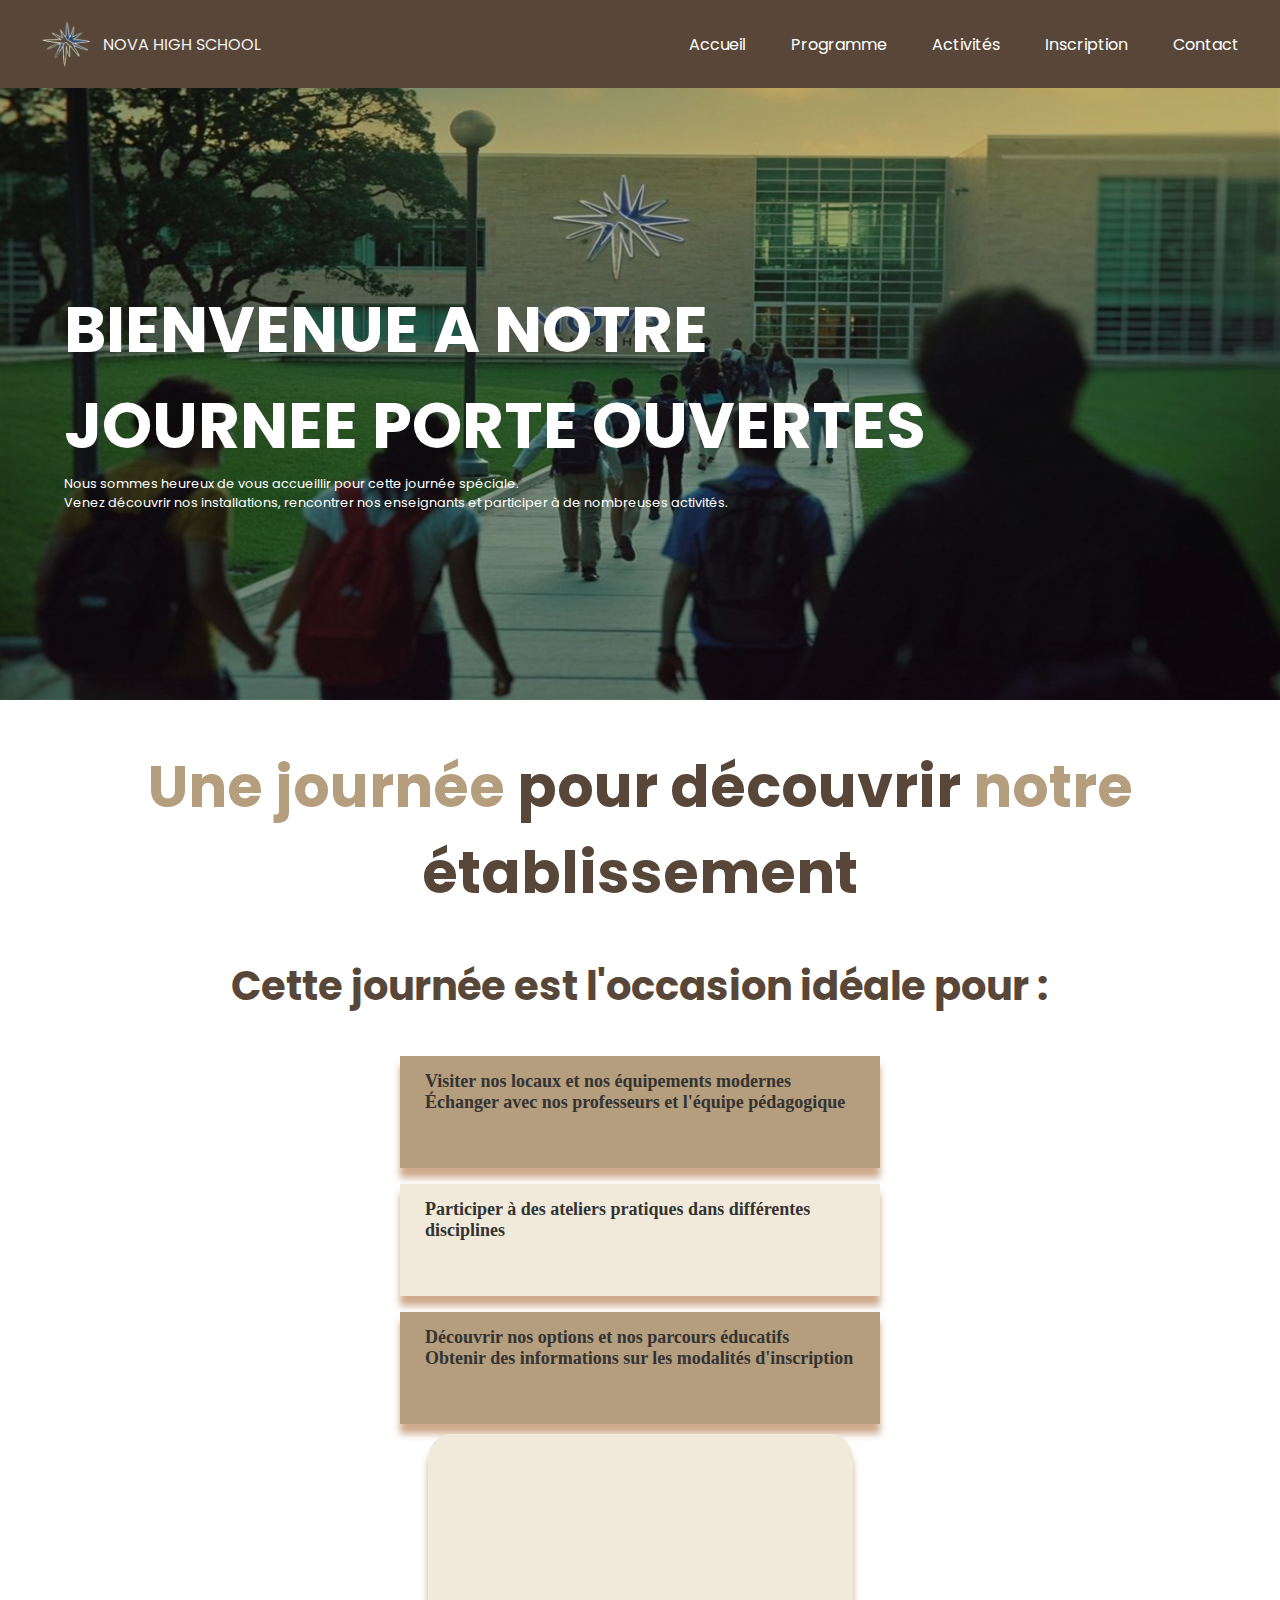
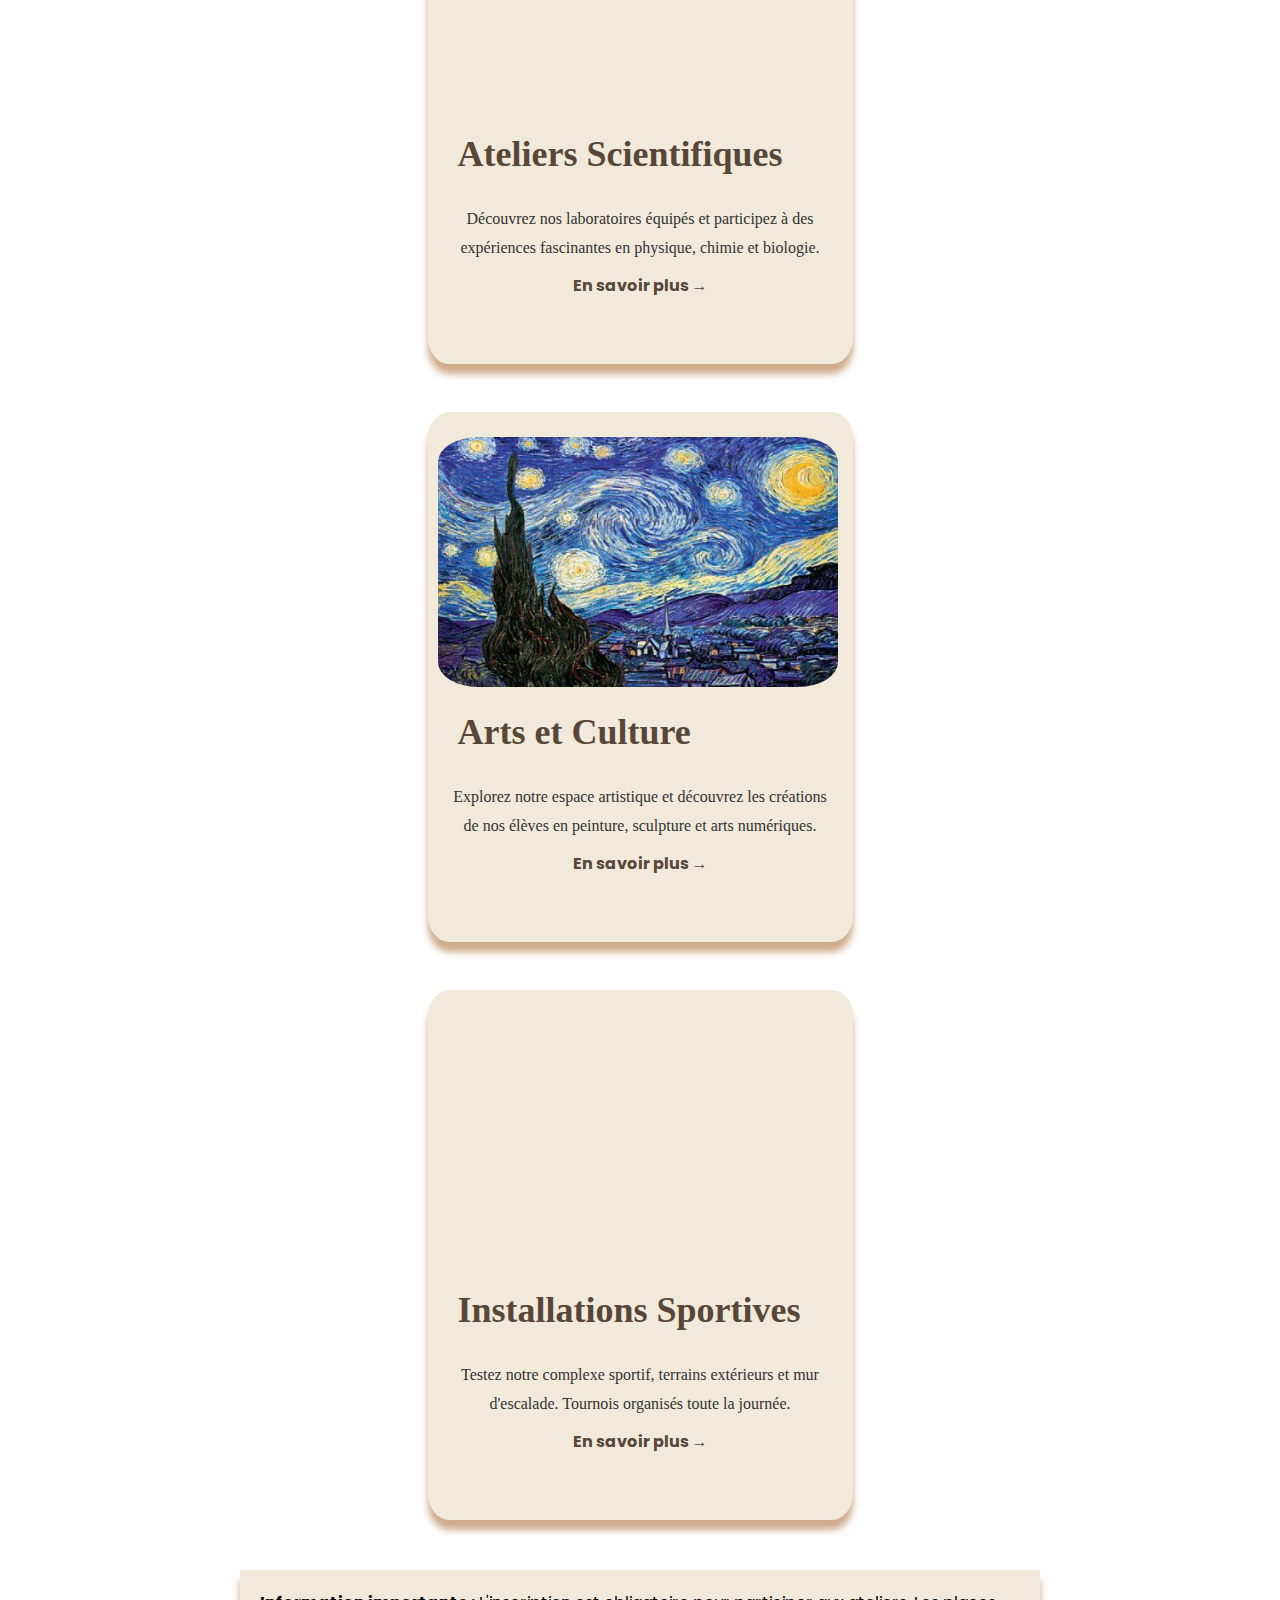
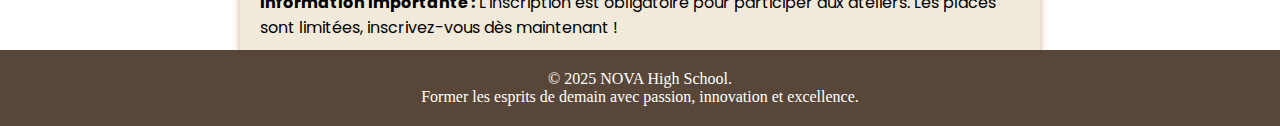
<file: index.html>
<!DOCTYPE html>
<html lang="en">

<head>
    <meta charset="UTF-8">
    <title>NOVA HIGH SCHOOL</title>
    <meta name="description" content="Welcome to NOVA HIGH SCHOOL, where excellence meets innovation.">
    <meta name="viewport" content="width=device-width, initial-scale=1.0">
    <link rel="stylesheet" href="./styles/accueil.css">
    <link rel="stylesheet" href="./styles/nav_footer.css">
    <link href="https://fonts.googleapis.com/css2?family=Poppins:wght@300;400;600;700;800&display=swap"
        rel="stylesheet">
</head>

<body>
    <header>
        <nav>
            <a href="./index.html" class="">
                <div class="logo">
                    <img src="./assets/logo.png" alt="Logo Lycée Excellence" class="image_logo" width="65" height="63" decoding="async">
                    <span>NOVA HIGH SCHOOL</span>
                </div>
            </a>
            <div class="hamburger">
                <span class="bar"></span>
                <span class="bar"></span>
                <span class="bar"></span>
            </div>
            <div class="nav-links">
                <a href="./index.html">Accueil</a>
                <a href="./pages/programme.html">Programme</a>
                <a href="./pages/activites.html" class="active">Activités</a>
                <a href="./pages/inscription.html">Inscription</a>
                <a href="./pages/contact.html">Contact</a>
            </div>
        </nav>
    </header>

    <div id="accueil">
        <div class="accueil-content">
            <div class="accueil-img">
                <img src="./assets/image-1.jpg" alt="NOVA" width="1248" height="832" decoding="async">
            </div>
            <div class="accueil-text">
                <h1>BIENVENUE A NOTRE <br>JOURNEE PORTE OUVERTES</h1>
                <p>Nous sommes heureux de vous accueillir pour cette journée spéciale. <br> Venez découvrir nos
                    installations, rencontrer nos enseignants et participer à de nombreuses activités.</p>
            </div>
        </div>

        <h2><span>Une journée</span> pour découvrir <span>notre</span><br>établissement</h2>
        <div class="text1">
            <p>Cette journée est l'occasion idéale pour :</p>
        </div>

        <div class="esca">
            <div class="esca1">
                <ul>
                    <li>Visiter nos locaux et nos équipements modernes</li>
                    <li>Échanger avec nos professeurs et l'équipe pédagogique</li>
                </ul>
            </div>
            <div class="esca2">
                <ul>
                    <li>Participer à des ateliers pratiques dans différentes disciplines</li>
                </ul>
            </div>
            <div class="esca3">
                <ul>
                    <li>Découvrir nos options et nos parcours éducatifs</li>
                    <li>Obtenir des informations sur les modalités d'inscription</li>
                </ul>
            </div>
        </div>

        <div class="accueil-cards">
            <div class="card">
                <img src="./assets/image-5.png" alt="sciences" width="400" height="250" loading="lazy" decoding="async">
                <h3>Ateliers Scientifiques</h3>
                <p>Découvrez nos laboratoires équipés et participez à des expériences fascinantes en physique, chimie et
                    biologie.</p>
                <div class="btn">
                    <a href="./pages/activites.html">En savoir plus →</a>
                </div>
            </div>
            <div class="card">
                <img src="./assets/image-4.png" alt="arts" width="400" height="250" loading="lazy" decoding="async">
                <h3>Arts et Culture</h3>
                <p>Explorez notre espace artistique et découvrez les créations de nos élèves en peinture, sculpture et
                    arts numériques.</p>
                <div class="btn">
                    <a href="./pages/activites.html">En savoir plus →</a>
                </div>
            </div>
            <div class="card">
                <img src="./assets/image-3.png" alt="sports" width="400" height="250" loading="lazy" decoding="async">
                <h3>Installations Sportives</h3>
                <p>Testez notre complexe sportif, terrains extérieurs et mur d'escalade. Tournois organisés toute la
                    journée.</p>
                <div class="btn">
                    <a href="./pages/activites.html">En savoir plus →</a>
                </div>
            </div>
        </div>

        <div class="warning-box">
            <strong>Information importante :</strong> L'inscription est obligatoire pour participer aux ateliers. Les
            places sont limitées, inscrivez-vous dès maintenant !
        </div>
    </div>

    <footer>
        <p>&copy; 2025 NOVA High School.</p>
        <p>Former les esprits de demain avec passion, innovation et excellence.</p>
    </footer>

    <script src="./scripts/script.js"></script>
</body>

</html>
</file>
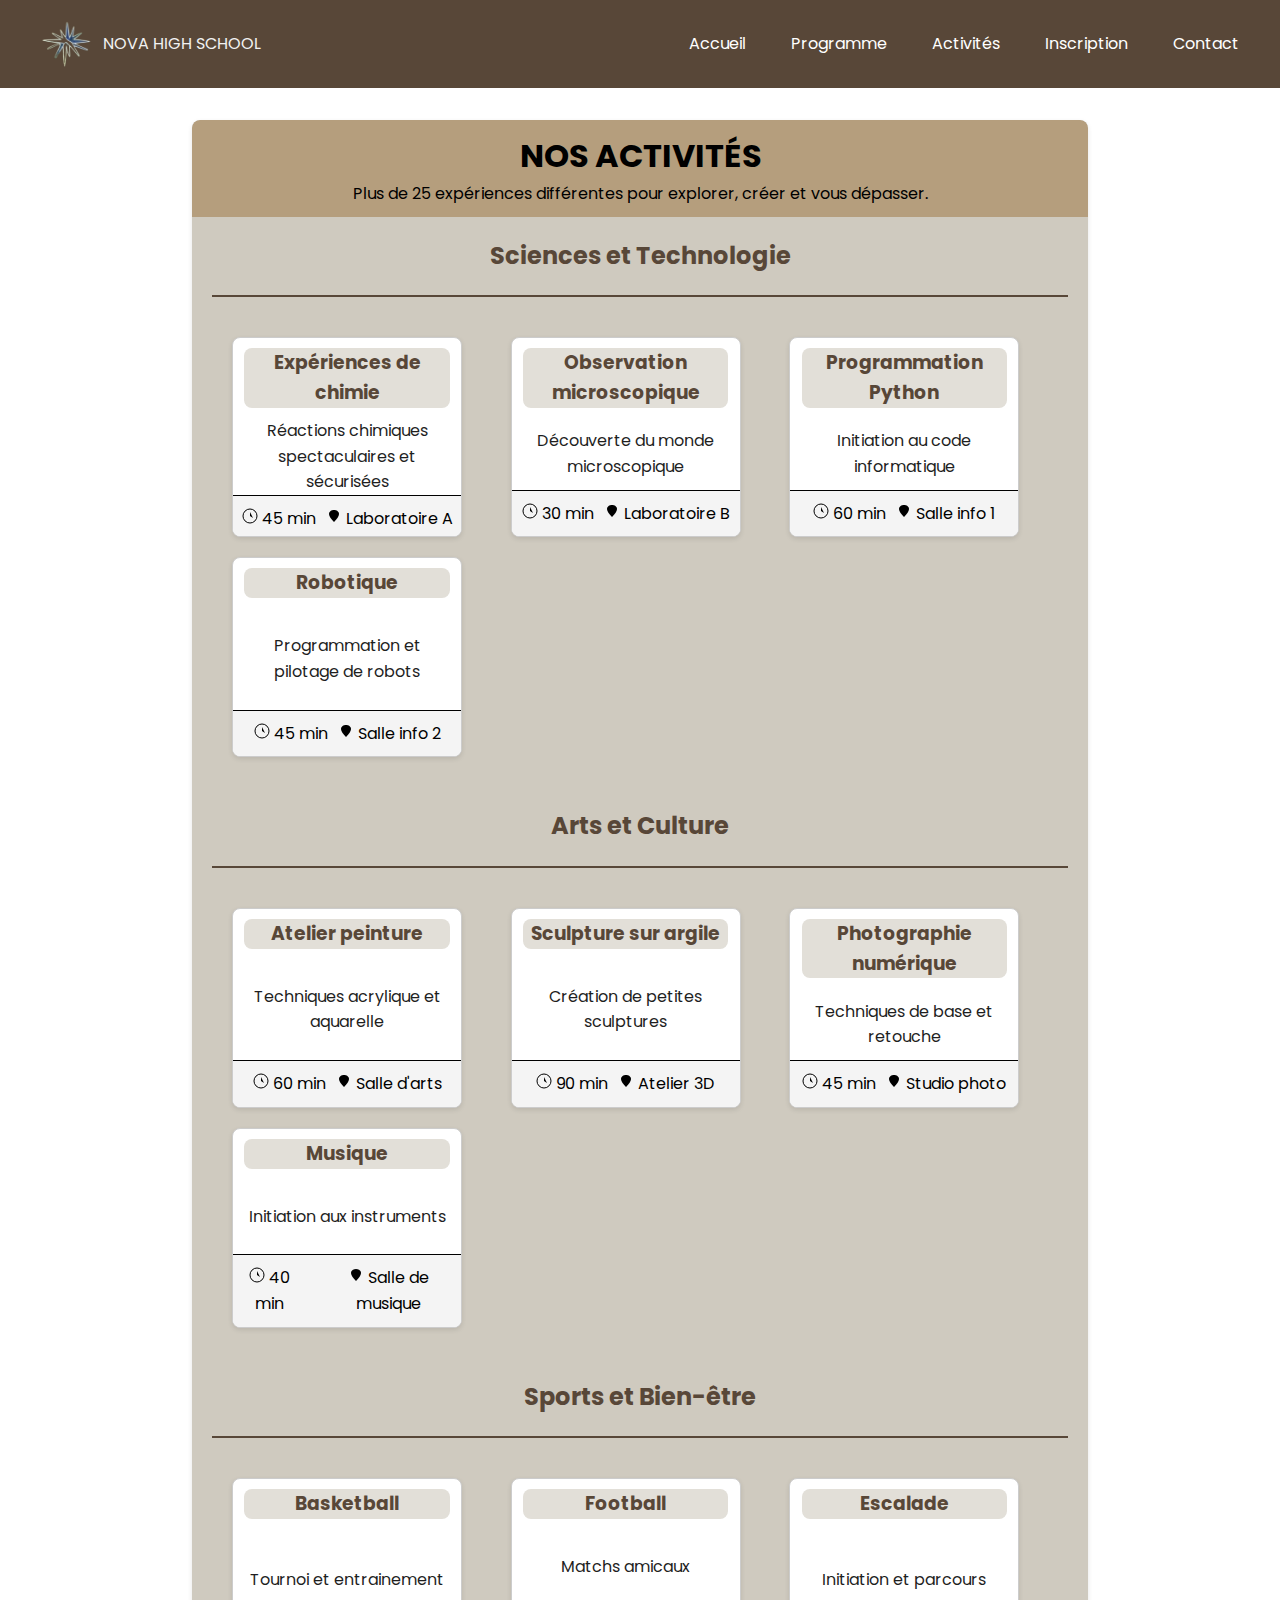
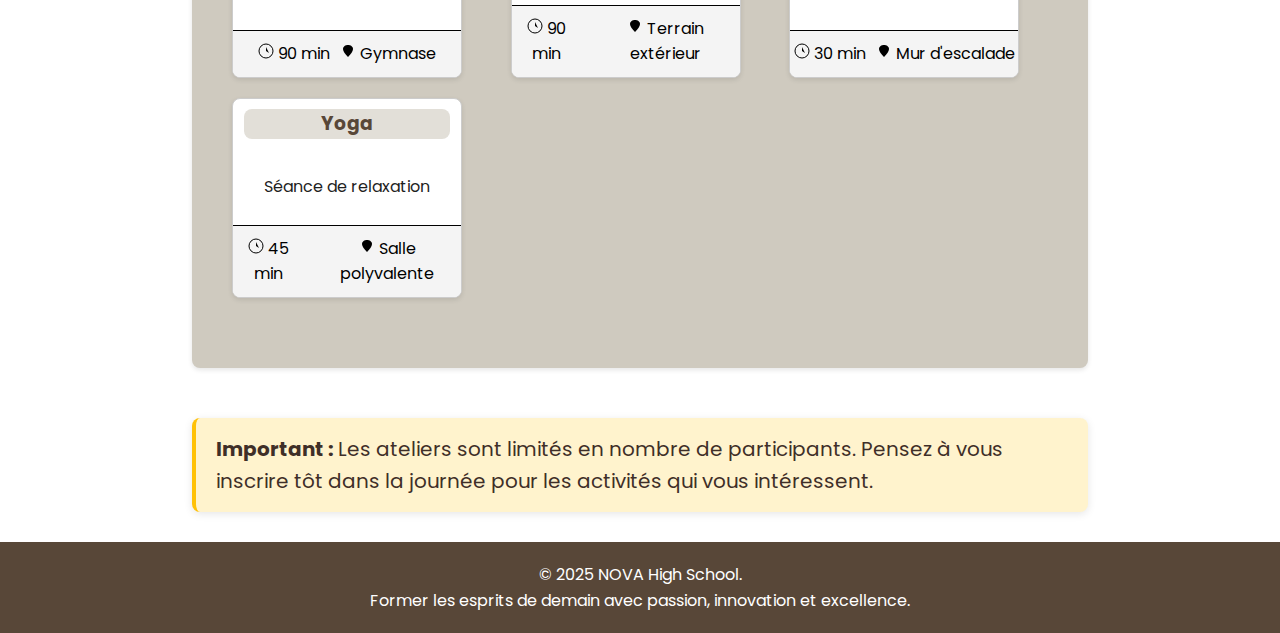
<file: pages/activites.html>
<!DOCTYPE html>
<html lang="en">
    <head>
    <meta charset="UTF-8">
    <meta name="viewport" content="width=device-width, initial-scale=1.0">
    <meta name="description" content="Explore the diverse activities offered at NOVA HIGH SCHOOL, where students can discover their passions and talents.">
        <title>Nos Activités - NOVA HIGH SCHOOL</title>
        <link rel="stylesheet" href="../styles/nav_footer.css">
        <link rel="stylesheet" href="../styles/activites.css">
        <link href="https://fonts.googleapis.com/css2?family=Poppins:wght@300;400;600;700;800&display=swap" rel="stylesheet">
    </head>
    <body>
        <header>
            <nav>
                <a href="../index.html" class="">
                    <div class="logo">
                        <img src="../assets/logo.png" alt="Logo Lycée Excellence" class="image_logo" width="65" height="63" decoding="async">
                        <span>NOVA HIGH SCHOOL</span>
                    </div>
                </a>
                <div class="hamburger">
                    <span class="bar"></span>
                    <span class="bar"></span>
                    <span class="bar"></span>
                </div>
                <div class="nav-links">
                    <a href="../index.html">Accueil</a>
                    <a href="./programme.html">Programme</a>
                    <a href="./activites.html" class="active">Activités</a>
                    <a href="./inscription.html">Inscription</a>
                    <a href="./contact.html">Contact</a>
                </div>
            </nav>
        </header>

        <div class="activities-container">
            <div class="activities-header">
                <h1>NOS ACTIVITÉS</h1>
                <p>Plus de 25 expériences différentes pour explorer, créer et vous dépasser.</p>
            </div>

            <!-- Sciences et Technologie -->
            <section class="activity-section">
                <h2>Sciences et Technologie</h2>
                <div class="cards-grid">
                    <div class="activity-card">
                        <h3>Expériences de chimie</h3>
                        <p>Réactions chimiques spectaculaires et sécurisées</p>
                        <div class="card-footer">
                            <span class="info-item">
                                <svg width="16" height="16" viewBox="0 0 16 16" fill="currentColor">
                                    <circle cx="8" cy="8" r="7" stroke="currentColor" fill="none"/>
                                    <path d="M8 4v4l3 2"/>
                                </svg>
                                45 min
                            </span>
                            <span class="info-item">
                                <svg width="16" height="16" viewBox="0 0 16 16" fill="currentColor">
                                    <path d="M8 2C5.5 2 3 3.5 3 6c0 2 2 5 5 8 3-3 5-6 5-8 0-2.5-2.5-4-5-4z"/>
                                </svg>
                                Laboratoire A
                            </span>
                        </div>
                    </div>

                    <div class="activity-card">
                        <h3>Observation microscopique</h3>
                        <p>Découverte du monde microscopique</p>
                        <div class="card-footer">
                            <span class="info-item">
                                <svg width="16" height="16" viewBox="0 0 16 16" fill="currentColor">
                                    <circle cx="8" cy="8" r="7" stroke="currentColor" fill="none"/>
                                    <path d="M8 4v4l3 2"/>
                                </svg>
                                30 min
                            </span>
                            <span class="info-item">
                                <svg width="16" height="16" viewBox="0 0 16 16" fill="currentColor">
                                    <path d="M8 2C5.5 2 3 3.5 3 6c0 2 2 5 5 8 3-3 5-6 5-8 0-2.5-2.5-4-5-4z"/>
                                </svg>
                                Laboratoire B
                            </span>
                        </div>
                    </div>

                    <div class="activity-card">
                        <h3>Programmation Python</h3>
                        <p>Initiation au code informatique</p>
                        <div class="card-footer">
                            <span class="info-item">
                                <svg width="16" height="16" viewBox="0 0 16 16" fill="currentColor">
                                    <circle cx="8" cy="8" r="7" stroke="currentColor" fill="none"/>
                                    <path d="M8 4v4l3 2"/>
                                </svg>
                                60 min
                            </span>
                            <span class="info-item">
                                <svg width="16" height="16" viewBox="0 0 16 16" fill="currentColor">
                                    <path d="M8 2C5.5 2 3 3.5 3 6c0 2 2 5 5 8 3-3 5-6 5-8 0-2.5-2.5-4-5-4z"/>
                                </svg>
                                Salle info 1
                            </span>
                        </div>
                    </div>

                    <div class="activity-card">
                        <h3>Robotique</h3>
                        <p>Programmation et pilotage de robots</p>
                        <div class="card-footer">
                            <span class="info-item">
                                <svg width="16" height="16" viewBox="0 0 16 16" fill="currentColor">
                                    <circle cx="8" cy="8" r="7" stroke="currentColor" fill="none"/>
                                    <path d="M8 4v4l3 2"/>
                                </svg>
                                45 min
                            </span>
                            <span class="info-item">
                                <svg width="16" height="16" viewBox="0 0 16 16" fill="currentColor">
                                    <path d="M8 2C5.5 2 3 3.5 3 6c0 2 2 5 5 8 3-3 5-6 5-8 0-2.5-2.5-4-5-4z"/>
                                </svg>
                                Salle info 2
                            </span>
                        </div>
                    </div>
                </div>
            </section>

            <!-- Arts et Culture -->
            <section class="activity-section">
                <h2>Arts et Culture</h2>
                <div class="cards-grid">
                    <div class="activity-card">
                        <h3>Atelier peinture</h3>
                        <p>Techniques acrylique et aquarelle</p>
                        <div class="card-footer">
                            <span class="info-item">
                                <svg width="16" height="16" viewBox="0 0 16 16" fill="currentColor">
                                    <circle cx="8" cy="8" r="7" stroke="currentColor" fill="none"/>
                                    <path d="M8 4v4l3 2"/>
                                </svg>
                                60 min
                            </span>
                            <span class="info-item">
                                <svg width="16" height="16" viewBox="0 0 16 16" fill="currentColor">
                                    <path d="M8 2C5.5 2 3 3.5 3 6c0 2 2 5 5 8 3-3 5-6 5-8 0-2.5-2.5-4-5-4z"/>
                                </svg>
                                Salle d'arts
                            </span>
                        </div>
                    </div>

                    <div class="activity-card">
                        <h3>Sculpture sur argile</h3>
                        <p>Création de petites sculptures</p>
                        <div class="card-footer">
                            <span class="info-item">
                                <svg width="16" height="16" viewBox="0 0 16 16" fill="currentColor">
                                    <circle cx="8" cy="8" r="7" stroke="currentColor" fill="none"/>
                                    <path d="M8 4v4l3 2"/>
                                </svg>
                                90 min
                            </span>
                            <span class="info-item">
                                <svg width="16" height="16" viewBox="0 0 16 16" fill="currentColor">
                                    <path d="M8 2C5.5 2 3 3.5 3 6c0 2 2 5 5 8 3-3 5-6 5-8 0-2.5-2.5-4-5-4z"/>
                                </svg>
                                Atelier 3D
                            </span>
                        </div>
                    </div>

                    <div class="activity-card">
                        <h3>Photographie numérique</h3>
                        <p>Techniques de base et retouche</p>
                        <div class="card-footer">
                            <span class="info-item">
                                <svg width="16" height="16" viewBox="0 0 16 16" fill="currentColor">
                                    <circle cx="8" cy="8" r="7" stroke="currentColor" fill="none"/>
                                    <path d="M8 4v4l3 2"/>
                                </svg>
                                45 min
                            </span>
                            <span class="info-item">
                                <svg width="16" height="16" viewBox="0 0 16 16" fill="currentColor">
                                    <path d="M8 2C5.5 2 3 3.5 3 6c0 2 2 5 5 8 3-3 5-6 5-8 0-2.5-2.5-4-5-4z"/>
                                </svg>
                                Studio photo
                            </span>
                        </div>
                    </div>

                    <div class="activity-card">
                        <h3>Musique</h3>
                        <p>Initiation aux instruments</p>
                        <div class="card-footer">
                            <span class="info-item">
                                <svg width="16" height="16" viewBox="0 0 16 16" fill="currentColor">
                                    <circle cx="8" cy="8" r="7" stroke="currentColor" fill="none"/>
                                    <path d="M8 4v4l3 2"/>
                                </svg>
                                40 min
                            </span>
                            <span class="info-item">
                                <svg width="16" height="16" viewBox="0 0 16 16" fill="currentColor">
                                    <path d="M8 2C5.5 2 3 3.5 3 6c0 2 2 5 5 8 3-3 5-6 5-8 0-2.5-2.5-4-5-4z"/>
                                </svg>
                                Salle de musique
                            </span>
                        </div>
                    </div>
                </div>
            </section>

            <!-- Sports et Bien-être -->
            <section class="activity-section">
                <h2>Sports et Bien-être</h2>
                <div class="cards-grid">
                    <div class="activity-card">
                        <h3>Basketball</h3>
                        <p>Tournoi et entrainement</p>
                        <div class="card-footer">
                            <span class="info-item">
                                <svg width="16" height="16" viewBox="0 0 16 16" fill="currentColor">
                                    <circle cx="8" cy="8" r="7" stroke="currentColor" fill="none"/>
                                    <path d="M8 4v4l3 2"/>
                                </svg>
                                90 min
                            </span>
                            <span class="info-item">
                                <svg width="16" height="16" viewBox="0 0 16 16" fill="currentColor">
                                    <path d="M8 2C5.5 2 3 3.5 3 6c0 2 2 5 5 8 3-3 5-6 5-8 0-2.5-2.5-4-5-4z"/>
                                </svg>
                                Gymnase
                            </span>
                        </div>
                    </div>

                    <div class="activity-card">
                        <h3>Football</h3>
                        <p>Matchs amicaux</p>
                        <div class="card-footer">
                            <span class="info-item">
                                <svg width="16" height="16" viewBox="0 0 16 16" fill="currentColor">
                                    <circle cx="8" cy="8" r="7" stroke="currentColor" fill="none"/>
                                    <path d="M8 4v4l3 2"/>
                                </svg>
                                90 min
                            </span>
                            <span class="info-item">
                                <svg width="16" height="16" viewBox="0 0 16 16" fill="currentColor">
                                    <path d="M8 2C5.5 2 3 3.5 3 6c0 2 2 5 5 8 3-3 5-6 5-8 0-2.5-2.5-4-5-4z"/>
                                </svg>
                                Terrain extérieur
                            </span>
                        </div>
                    </div>

                    <div class="activity-card">
                        <h3>Escalade</h3>
                        <p>Initiation et parcours</p>
                        <div class="card-footer">
                            <span class="info-item">
                                <svg width="16" height="16" viewBox="0 0 16 16" fill="currentColor">
                                    <circle cx="8" cy="8" r="7" stroke="currentColor" fill="none"/>
                                    <path d="M8 4v4l3 2"/>
                                </svg>
                                30 min
                            </span>
                            <span class="info-item">
                                <svg width="16" height="16" viewBox="0 0 16 16" fill="currentColor">
                                    <path d="M8 2C5.5 2 3 3.5 3 6c0 2 2 5 5 8 3-3 5-6 5-8 0-2.5-2.5-4-5-4z"/>
                                </svg>
                                Mur d'escalade
                            </span>
                        </div>
                    </div>

                    <div class="activity-card">
                        <h3>Yoga</h3>
                        <p>Séance de relaxation</p>
                        <div class="card-footer">
                            <span class="info-item">
                                <svg width="16" height="16" viewBox="0 0 16 16" fill="currentColor">
                                    <circle cx="8" cy="8" r="7" stroke="currentColor" fill="none"/>
                                    <path d="M8 4v4l3 2"/>
                                </svg>
                                45 min
                            </span>
                            <span class="info-item">
                                <svg width="16" height="16" viewBox="0 0 16 16" fill="currentColor">
                                    <path d="M8 2C5.5 2 3 3.5 3 6c0 2 2 5 5 8 3-3 5-6 5-8 0-2.5-2.5-4-5-4z"/>
                                </svg>
                                Salle polyvalente
                            </span>
                        </div>
                    </div>
                </div>
            </section>
        </div>

        <!-- Alert Box -->
        <div class="alert-container">
            <div class="alert-box">
                <strong>Important :</strong> Les ateliers sont limités en nombre de participants. Pensez à vous inscrire tôt dans la journée pour les activités qui vous intéressent.
            </div>
        </div>


<footer>
    <p>&copy; 2025 NOVA High School.</p>
    <p>Former les esprits de demain avec passion, innovation et excellence.</p>
</footer>

    <script src="../scripts/script.js"></script>
    </body>
</html>
</file>
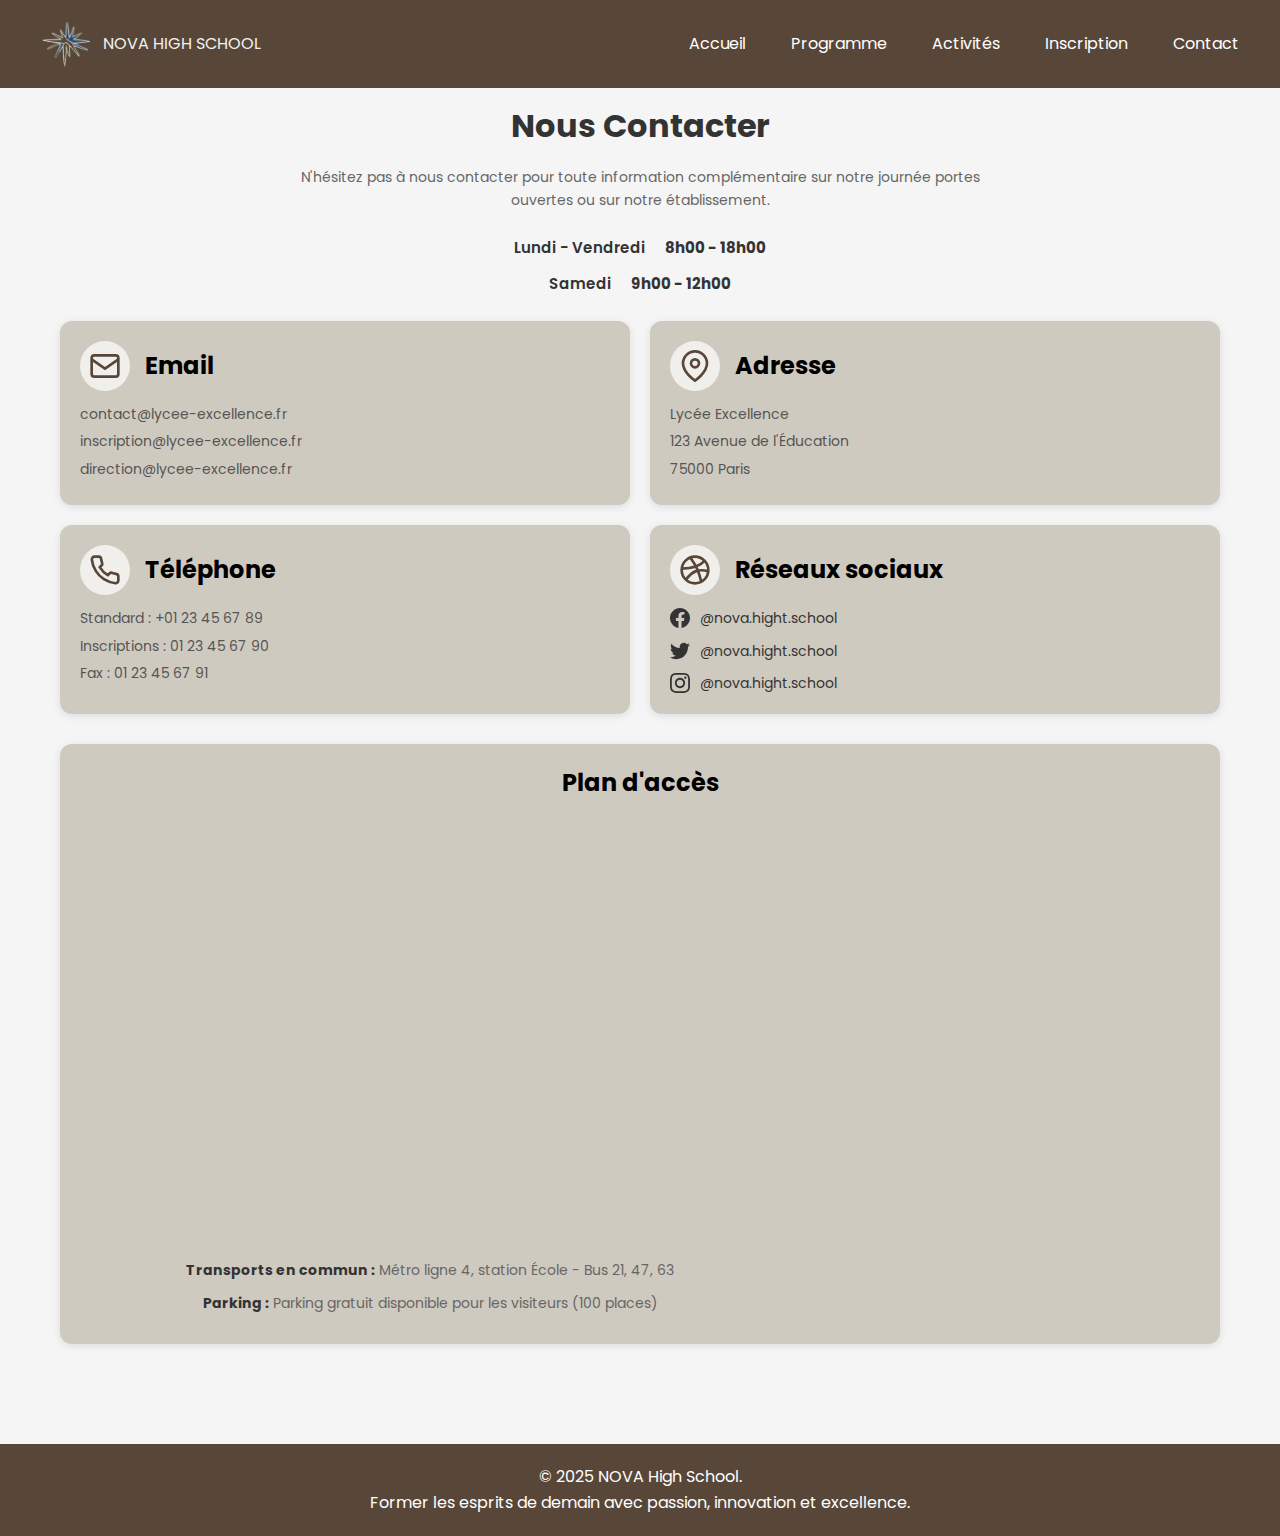
<file: pages/contact.html>
<!DOCTYPE html>
<html lang="en">
    <head>
    <meta charset="UTF-8">
    <meta name="viewport" content="width=device-width, initial-scale=1.0">
    <meta name="description" content="Contact NOVA HIGH SCHOOL for more information about our open house event or our institution.">
        <title>Contact - NOVA HIGH SCHOOL</title>
    <link rel="stylesheet" href="../styles/nav_footer.css">
    <link rel="stylesheet" href="../styles/contact.css">
        <link href="https://fonts.googleapis.com/css2?family=Poppins:wght@300;400;600;700;800&display=swap" rel="stylesheet">
    </head>
    <body>
        <header>
            <nav>
                <a href="../index.html" class="">
                    <div class="logo">
                        <img src="../assets/logo.png" alt="Logo Lycée Excellence" class="image_logo" width="65" height="63" decoding="async">
                        <span>NOVA HIGH SCHOOL</span>
                    </div>
                </a>
                <div class="hamburger">
                    <span class="bar"></span>
                    <span class="bar"></span>
                    <span class="bar"></span>
                </div>
                <div class="nav-links">
                    <a href="../index.html">Accueil</a>
                    <a href="./programme.html">Programme</a>
                    <a href="./activites.html" class="active">Activités</a>
                    <a href="./inscription.html">Inscription</a>
                    <a href="./contact.html">Contact</a>
                </div>
            </nav>
        </header>

        <div class="contact-container">
            <div class="contact-header">
                <h1>Nous Contacter</h1>
                <p>N'hésitez pas à nous contacter pour toute information complémentaire sur notre journée portes ouvertes ou sur notre établissement.</p>
                <div class="hours-card">
                    <div class="hours-info">
                        <div class="hours-row">
                            <span class="day">Lundi - Vendredi</span>
                            <span class="time">8h00 - 18h00</span>
                        </div>
                        <div class="hours-row">
                            <span class="day">Samedi</span>
                            <span class="time">9h00 - 12h00</span>
                        </div>
                    </div>
            </div>

            <div class="contact-content">
                <!-- top row: Contact Information -->
                <div class="contact-top">

                    <!-- Email -->
                    <div class="contact-card">
                        <div class="card-header">
                                <div class="card-icon">
                                    <svg width="32" height="32" viewBox="0 0 24 24" fill="none" stroke="currentColor" stroke-width="2">
                                        <rect x="2" y="4" width="20" height="16" rx="2"/>
                                        <path d="M2 7l10 7 10-7"/>
                                    </svg>
                                </div>
                                <h2>Email</h2>
                            </div>
                        <p>contact@lycee-excellence.fr</p>
                        <p>inscription@lycee-excellence.fr</p>
                        <p>direction@lycee-excellence.fr</p>
                    </div>

                    <!-- Address -->
                    <div class="contact-card">
                        <div class="card-header">
                            <div class="card-icon">
                                <svg width="32" height="32" viewBox="0 0 24 24" fill="none" stroke="currentColor" stroke-width="2">
                                    <path d="M21 10c0 7-9 13-9 13s-9-6-9-13a9 9 0 0 1 18 0z"/>
                                    <circle cx="12" cy="10" r="3"/>
                                </svg>
                            </div>
                            <h2>Adresse</h2>
                        </div>
                        <p>Lycée Excellence</p>
                        <p>123 Avenue de l'Éducation</p>
                        <p>75000 Paris</p>
                    </div>

                    <!-- Phone -->
                    <div class="contact-card">
                        <div class="card-header">
                            <div class="card-icon">
                                <svg width="32" height="32" viewBox="0 0 24 24" fill="none" stroke="currentColor" stroke-width="2">
                                    <path d="M22 16.92v3a2 2 0 0 1-2.18 2 19.79 19.79 0 0 1-8.63-3.07 19.5 19.5 0 0 1-6-6 19.79 19.79 0 0 1-3.07-8.67A2 2 0 0 1 4.11 2h3a2 2 0 0 1 2 1.72 12.84 12.84 0 0 0 .7 2.81 2 2 0 0 1-.45 2.11L8.09 9.91a16 16 0 0 0 6 6l1.27-1.27a2 2 0 0 1 2.11-.45 12.84 12.84 0 0 0 2.81.7A2 2 0 0 1 22 16.92z"/>
                                </svg>
                            </div>
                            <h2>Téléphone</h2>
                        </div>
                        <p>Standard : +01 23 45 67 89</p>
                        <p>Inscriptions : 01 23 45 67 90</p>
                        <p>Fax : 01 23 45 67 91</p>
                    </div>

                    <!-- Social Media -->
                    <div class="contact-card">
                        <div class="card-header">
                            <div class="card-icon">
                                <svg width="32" height="32" viewBox="0 0 24 24" fill="none" stroke="currentColor" stroke-width="2">
                                    <circle cx="12" cy="12" r="10"/>
                                    <path d="M8.56 2.75c4.37 6.03 6.02 9.42 8.03 17.72m2.54-15.38c-3.72 4.35-8.94 5.66-16.88 5.85m19.5 1.9c-3.5-.93-6.63-.82-8.94 0-2.58.92-5.01 2.86-7.44 6.32"/>
                                </svg>
                            </div>
                            <h2>Réseaux sociaux</h2>
                        </div>
                        <div class="social-links">
                            <div class="social-item">
                                <svg width="20" height="20" viewBox="0 0 24 24" fill="currentColor">
                                    <path d="M24 12.073c0-6.627-5.373-12-12-12s-12 5.373-12 12c0 5.99 4.388 10.954 10.125 11.854v-8.385H7.078v-3.47h3.047V9.43c0-3.007 1.792-4.669 4.533-4.669 1.312 0 2.686.235 2.686.235v2.953H15.83c-1.491 0-1.956.925-1.956 1.874v2.25h3.328l-.532 3.47h-2.796v8.385C19.612 23.027 24 18.062 24 12.073z"/>
                                </svg>
                                @nova.hight.school
                            </div>
                            <div class="social-item">
                                <svg width="20" height="20" viewBox="0 0 24 24" fill="currentColor">
                                    <path d="M23.953 4.57a10 10 0 01-2.825.775 4.958 4.958 0 002.163-2.723c-.951.555-2.005.959-3.127 1.184a4.92 4.92 0 00-8.384 4.482C7.69 8.095 4.067 6.13 1.64 3.162a4.822 4.822 0 00-.666 2.475c0 1.71.87 3.213 2.188 4.096a4.904 4.904 0 01-2.228-.616v.06a4.923 4.923 0 003.946 4.827 4.996 4.996 0 01-2.212.085 4.936 4.936 0 004.604 3.417 9.867 9.867 0 01-6.102 2.105c-.39 0-.779-.023-1.17-.067a13.995 13.995 0 007.557 2.209c9.053 0 13.998-7.496 13.998-13.985 0-.21 0-.42-.015-.63A9.935 9.935 0 0024 4.59z"/>
                                </svg>
                                @nova.hight.school
                            </div>
                            <div class="social-item">
                                <svg width="20" height="20" viewBox="0 0 24 24" fill="currentColor">
                                    <path d="M12 2.163c3.204 0 3.584.012 4.85.07 3.252.148 4.771 1.691 4.919 4.919.058 1.265.069 1.645.069 4.849 0 3.205-.012 3.584-.069 4.849-.149 3.225-1.664 4.771-4.919 4.919-1.266.058-1.644.07-4.85.07-3.204 0-3.584-.012-4.849-.07-3.26-.149-4.771-1.699-4.919-4.92-.058-1.265-.07-1.644-.07-4.849 0-3.204.013-3.583.07-4.849.149-3.227 1.664-4.771 4.919-4.919 1.266-.057 1.645-.069 4.849-.069zm0-2.163c-3.259 0-3.667.014-4.947.072-4.358.2-6.78 2.618-6.98 6.98-.059 1.281-.073 1.689-.073 4.948 0 3.259.014 3.668.072 4.948.2 4.358 2.618 6.78 6.98 6.98 1.281.058 1.689.072 4.948.072 3.259 0 3.668-.014 4.948-.072 4.354-.2 6.782-2.618 6.979-6.98.059-1.28.073-1.689.073-4.948 0-3.259-.014-3.667-.072-4.947-.196-4.354-2.617-6.78-6.979-6.98-1.281-.059-1.69-.073-4.949-.073zm0 5.838c-3.403 0-6.162 2.759-6.162 6.162s2.759 6.163 6.162 6.163 6.162-2.759 6.162-6.163c0-3.403-2.759-6.162-6.162-6.162zm0 10.162c-2.209 0-4-1.79-4-4 0-2.209 1.791-4 4-4s4 1.791 4 4c0 2.21-1.791 4-4 4zm6.406-11.845c-.796 0-1.441.645-1.441 1.44s.645 1.44 1.441 1.44c.795 0 1.439-.645 1.439-1.44s-.644-1.44-1.439-1.44z"/>
                                </svg>
                                @nova.hight.school
                            </div>
                        </div>
                    </div>
                </div>

                <!-- Bottom Section: Map -->
                <div class="contact-bottom">
                    <div class="map-card">
                        <h2>Plan d'accès</h2>
                        <div class="map-container">
                            <iframe
                                title="Plan d'accès - Google Maps"
                                src="https://www.google.com/maps/embed?pb=!1m18!1m12!1m3!1d1214.1965271323838!2d-2.934447543311104!3d35.17191480948965!2m3!1f0!2f0!3f0!3m2!1i1024!2i768!4f13.1!3m3!1m2!1s0xd77a7e65be2bd67%3A0x8ab5733c867557ea!2z2K_Yp9ixINin2YTYtNio2KfYqA!5e1!3m2!1sfr!2sma!4v1761130873346!5m2!1sfr!2sma"
                                height="400"
                                style="border:0; border-radius: 8px;"
                                allowfullscreen=""
                                loading="lazy">
                            </iframe>
                        </div>
                        <div class="map-info">
                            <p><strong>Transports en commun :</strong> Métro ligne 4, station École - Bus 21, 47, 63</p>
                            <p><strong>Parking :</strong> Parking gratuit disponible pour les visiteurs (100 places)</p>
                        </div>
                    </div>
                </div>
            </div>
            </div>
        </div>

        <footer>
            <p>&copy; 2025 NOVA High School.</p>
            <p>Former les esprits de demain avec passion, innovation et excellence.</p>
        </footer>

        <script src="../scripts/script.js"></script>
    </body>
</html>
</file>
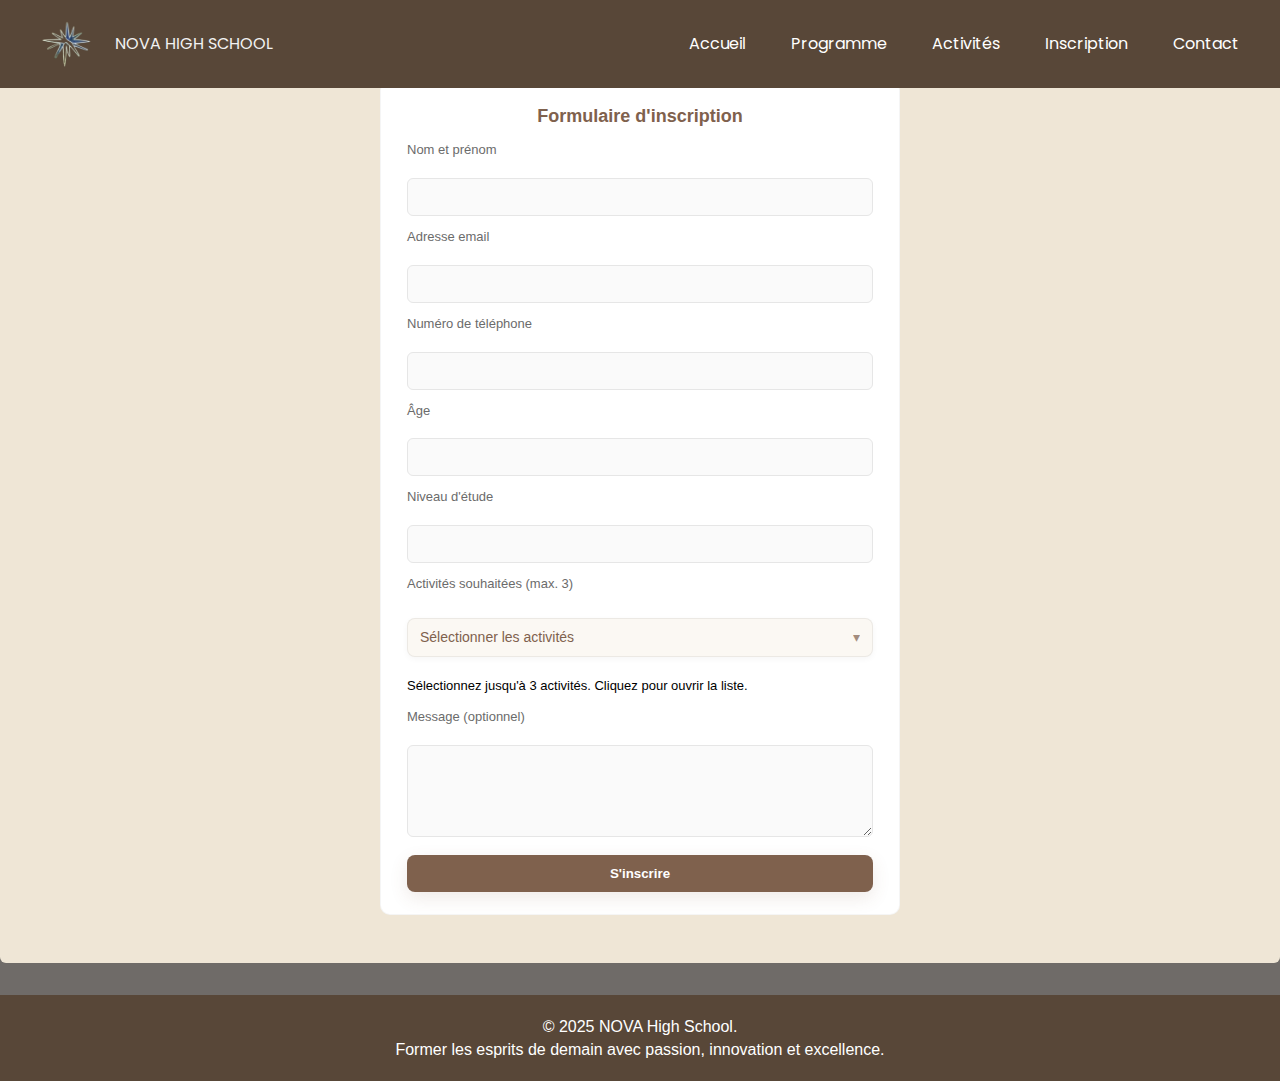
<file: pages/inscription.html>
<!DOCTYPE html>
<html lang="en">
    <head>
        <meta charset="UTF-8">
        <meta name="viewport" content="width=device-width, initial-scale=1.0">
    <meta name="description" content="Inscrivez-vous à la journée portes ouvertes de NOVA HIGH SCHOOL en remplissant notre formulaire d'inscription en ligne. Ne manquez pas cette opportunité de découvrir notre établissement et nos activités.">
        <title>Formulaire d'inscription - NOVA HIGH SCHOOL</title>
        <link rel="stylesheet" href="../styles/nav_footer.css">
        <link rel="stylesheet" href="../styles/inscription.css">
        <link href="https://fonts.googleapis.com/css2?family=Poppins:wght@300;400;600;700;800&display=swap" rel="stylesheet">
    </head>
    <body>
        <header>
            <nav>
                <a href="../index.html" class="">
                    <div class="logo">
                        <img src="../assets/logo.png" alt="Nova high school" class="image_logo" width="65" height="63" decoding="async">
                        <span>NOVA HIGH SCHOOL</span>
                    </div>
                </a>

                <button class="hamburger" type="button" aria-label="Menu" aria-expanded="false">
                    <span class="bar"></span>
                    <span class="bar"></span>
                    <span class="bar"></span>
                </button>

                <div class="nav-links">
                    <a href="../index.html">Accueil</a>
                    <a href="./programme.html">Programme</a>
                    <a href="./activites.html" class="active">Activités</a>
                    <a href="./inscription.html">Inscription</a>
                    <a href="./contact.html">Contact</a>
                </div>
            </nav>
        </header>


        <main class="page-inner">
            <div class="form-container card">
                <h1>Formulaire d'inscription</h1>
                <form>
                    <label for="name">Nom et prénom</label>
                    <input type="text" id="name" name="name" required>

                    <label for="email">Adresse email</label>
                    <input type="email" id="email" name="email" required>

                    <label for="phone">Numéro de téléphone</label>
                    <input type="tel" id="phone" name="phone" required>

                    <label for="age">Âge</label>
                    <input type="number" id="age" name="age" required>

                    <label for="education">Niveau d'étude</label>
                    <input type="text" id="education" name="education" required>

                    <label id="activities-label">Activités souhaitées (max. 3)</label>
                    <div class="multi-select" id="activities-select" data-max="3">
                        <button type="button" class="ms-toggle" aria-haspopup="listbox" aria-expanded="false">Sélectionner les activités</button>
                        <ul class="ms-options" role="listbox" aria-labelledby="activities-label" hidden>
                            <li><label><input type="checkbox" value="sciences"> Ateliers Scientifiques</label></li>
                            <li><label><input type="checkbox" value="arts"> Arts et Culture</label></li>
                            <li><label><input type="checkbox" value="sports"> Installations Sportives</label></li>
                            <li><label><input type="checkbox" value="robotique"> Atelier Robotique</label></li>
                            <li><label><input type="checkbox" value="theatre"> Atelier Théâtre</label></li>
                            <li><label><input type="checkbox" value="musique"> Atelier Musique</label></li>
                            <li><label><input type="checkbox" value="informatique"> Atelier Informatique</label></li>
                            <li><label><input type="checkbox" value="langues"> Ateliers de Langues</label></li>
                        </ul>
                        <input type="hidden" name="activities" id="activities-input" required>
                    </div>
                    <div id="activities-help" class="muted" style="font-size:13px;color:var(--text-dark);">Sélectionnez jusqu'à 3 activités. Cliquez pour ouvrir la liste.</div>

                    <label for="message">Message (optionnel)</label>
                    <textarea id="message" name="message"></textarea>

                    <button type="submit" class="btn-primary">S'inscrire</button>
                </form>
            </div>
        </main>

        <footer>
            <p>&copy; 2025 NOVA High School.</p>
            <p>Former les esprits de demain avec passion, innovation et excellence.</p>
        </footer>

        <script src="../scripts/script.js"></script>
    </body>
</html>
</file>
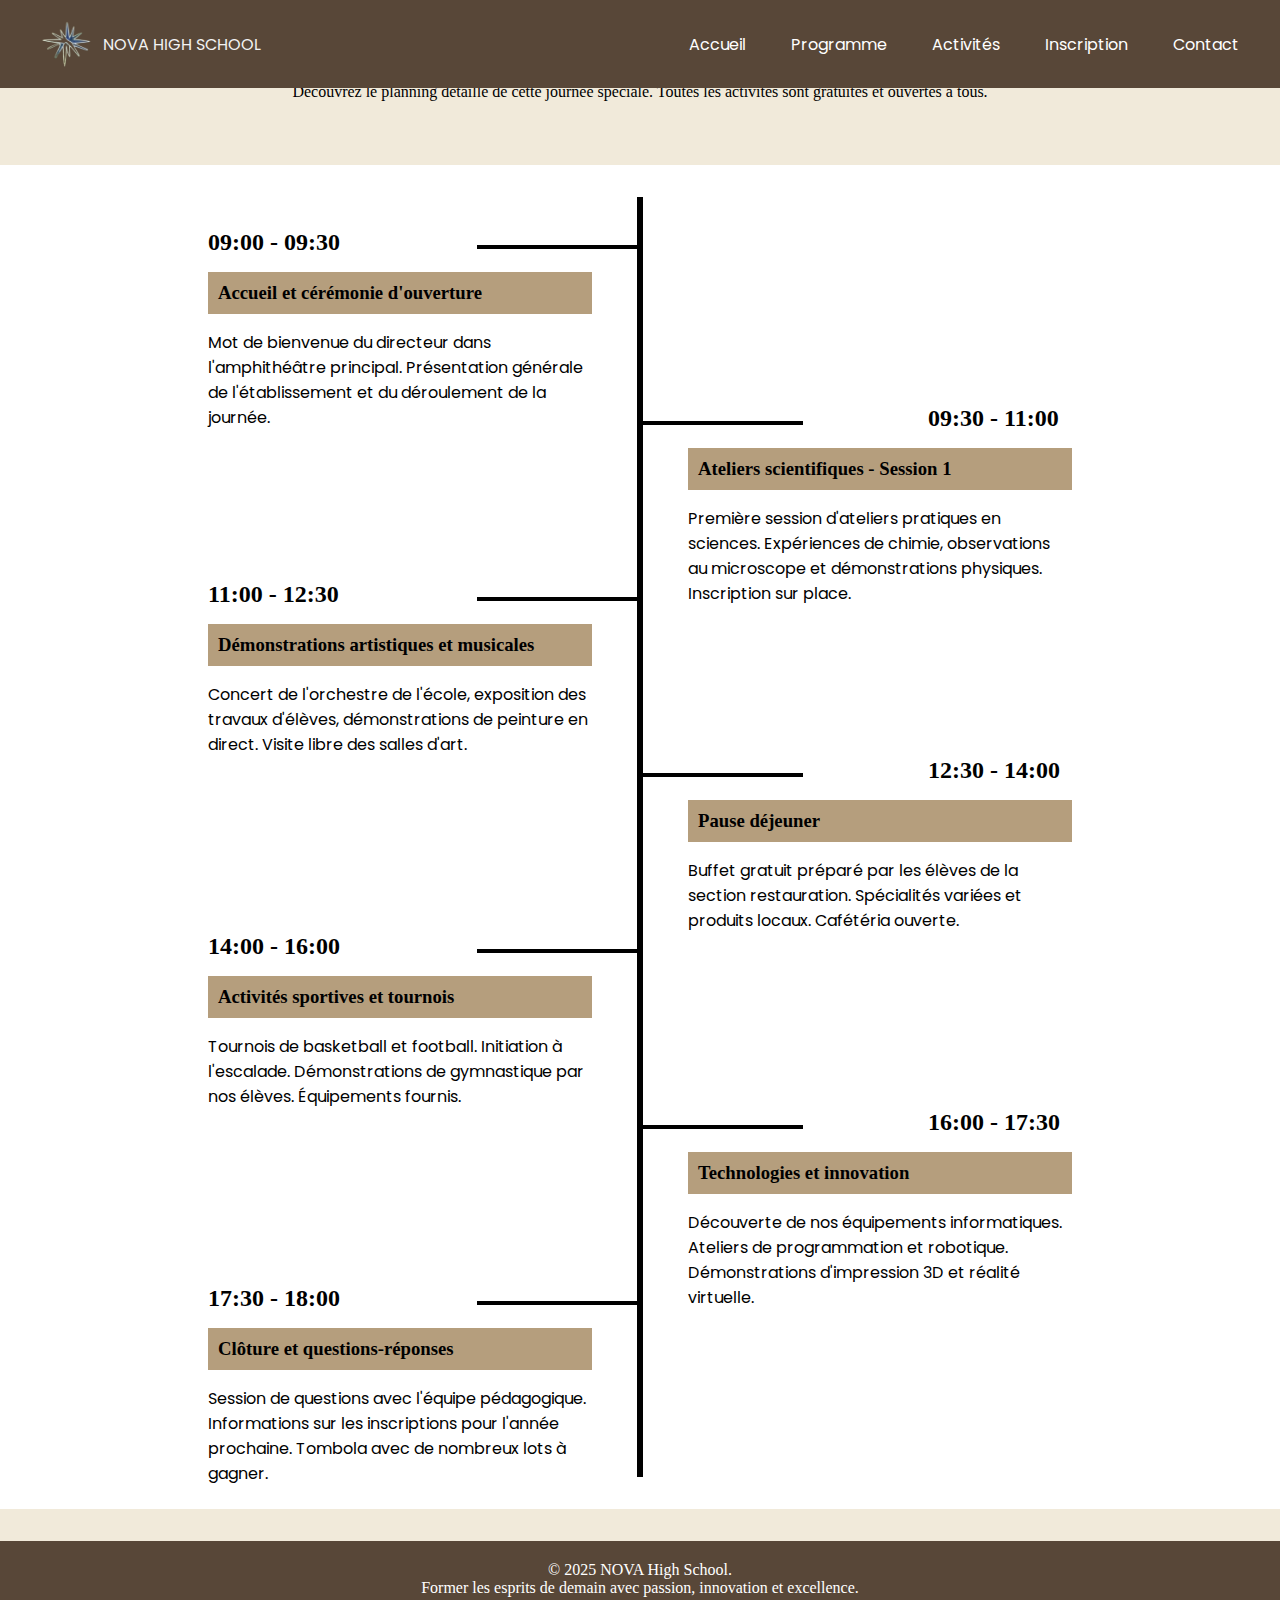
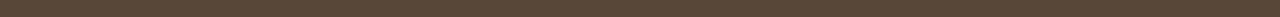
<file: pages/programme.html>
<!DOCTYPE html>
<html lang="en">
    <head>
    <meta charset="UTF-8">
    <meta name="viewport" content="width=device-width, initial-scale=1.0">
    <meta name="description" content="Discover the detailed schedule of NOVA HIGH SCHOOL's open house day. All activities are free and open to everyone.">
        <title>Programme - NOVA HIGH SCHOOL</title>
        <link href="https://fonts.googleapis.com/css2?family=Poppins:wght@300;400;600;700;800&display=swap" rel="stylesheet">
        <link rel="stylesheet" href="../styles/programme.css">
        <link rel="stylesheet" href="../styles/nav_footer.css">
    </head>
    <body>
        <header>
            <nav>
                <a href="../index.html" class="">
                    <div class="logo">
                        <img src="../assets/logo.png" alt="Logo Lycée Excellence" class="image_logo" width="65" height="63" decoding="async">
                        <span>NOVA HIGH SCHOOL</span>
                    </div>
                </a>
                <div class="hamburger">
                    <span class="bar"></span>
                    <span class="bar"></span>
                    <span class="bar"></span>
                </div>
                <div class="nav-links">
                    <a href="../index.html">Accueil</a>
                    <a href="./programme.html">Programme</a>
                    <a href="./activites.html" class="active">Activités</a>
                    <a href="./inscription.html">Inscription</a>
                    <a href="./contact.html">Contact</a>
                </div>
            </nav>
        </header>        <div id="programme" class="page">
            <h2>Programme de la journée</h2>

            <p>
                Découvrez le planning détaillé de cette journée spéciale. Toutes les
                activités sont gratuites et ouvertes à tous.
            </p>
            <div class="line">
            <div class="timeall">

            <div class="timeline-item0">
                <span class="time">09:00 - 09:30</span>
                <h3>Accueil et cérémonie d'ouverture</h3>
                <p>
                    Mot de bienvenue du directeur dans l'amphithéâtre principal.
                    Présentation générale de l'établissement et du déroulement de la
                    journée.
                </p>
            </div>

            <div class="timeline-item1">
                <span class="time">09:30 - 11:00</span>
                <h3>Ateliers scientifiques - Session 1</h3>
                <p>
                    Première session d'ateliers pratiques en sciences. Expériences de
                    chimie, observations au microscope et démonstrations physiques.
                    Inscription sur place.
                </p>
            </div>

            <div class="timeline-item2">
                <span class="time">11:00 - 12:30</span>
                <h3>Démonstrations artistiques et musicales</h3>
                <p>
                    Concert de l'orchestre de l'école, exposition des travaux d'élèves,
                    démonstrations de peinture en direct. Visite libre des salles d'art.
                </p>
            </div>

            <div class="timeline-item3">
                <span class="time">12:30 - 14:00</span>
                <h3>Pause déjeuner</h3>
                <p>
                    Buffet gratuit préparé par les élèves de la section restauration.
                    Spécialités variées et produits locaux. Cafétéria ouverte.
                </p>
            </div>

            <div class="timeline-item4">
                <span class="time">14:00 - 16:00</span>
                <h3>Activités sportives et tournois</h3>
                <p>
                    Tournois de basketball et football. Initiation à l'escalade.
                    Démonstrations de gymnastique par nos élèves. Équipements fournis.
                </p>
            </div>

            <div class="timeline-item5">
                <span class="time">16:00 - 17:30</span>
                <h3>Technologies et innovation</h3>
                <p>
                    Découverte de nos équipements informatiques. Ateliers de programmation
                    et robotique. Démonstrations d'impression 3D et réalité virtuelle.
                </p>
            </div>

            <div class="timeline-item6">
                <span class="time">17:30 - 18:00</span>
                <h3>Clôture et questions-réponses</h3>
                <p>
                    Session de questions avec l'équipe pédagogique. Informations sur les
                    inscriptions pour l'année prochaine. Tombola avec de nombreux lots à
                    gagner.
                </p>
            </div>
            </div>
            </div> 
        </div>

        <footer>
            <p>&copy; 2025 NOVA High School.</p>
            <p>Former les esprits de demain avec passion, innovation et excellence.</p>
        </footer>
        
        <script src="../scripts/script.js"></script>
    </body>
</html>
</file>
<file: styles/accueil.css>
*{
    margin: 0;
    padding: 0;
    box-sizing: border-box;
}
.accueil-content {
 position: relative;
 width: 100%;
}
.accueil-img img{
    width: 100%;
    height: 700px;
    
}
.accueil-text {
    position: absolute;
    top: 40%;
    left: 5%;
    color: white; 
   line-height: 1.5;
   font-family: 'Poppins', serif;
    font-size: xx-large;
}

  h2 span{
    color: #B59E7D; 
}
h2{
   color: #584738;
   font-size: 3.6rem;
   text-align: center;
   padding: 40px;
   font-weight: bolder;
   font-family: 'Poppins', serif;
}
.text1 p{
    color: #584738;
    font-size: 40px;
    padding-bottom: 40px;
    font-weight: bold;
    font-family: 'Poppins', serif;
}
.esca{
    display: flex;
     flex-direction: column; 
     gap: 1rem;
}
.esca1{
    margin-left: 70px;
     background-color: #B59E7D;
     margin-bottom: 20px;
     height: 80px;
     width: 30rem;
}
.esca2{
     background-color: #F1EADA;
     margin-bottom: 20px;
     height: 80px;
     width: 30rem;
     margin-left: 30rem;
}
.esca3{
    background-color: #B59E7D;
    margin-bottom: 20px;
    height: 80px; 
    width: 30rem;
    margin-left: 60rem;
}
.esca1, .esca2, .esca3{
    color: #333333;
    padding: 15px 25px 15px 25px;
    box-shadow: 0 10px 7px rgba(146, 70, 3, 0.455);
   
}
.esca ul{
    list-style: none;
    justify-content: center;
    color:#333333;
    font-size: large;
    font-weight: bold;
    
}
.accueil-cards{
    margin-top: 10px;
    display: flex;
    flex-wrap: wrap;
    justify-content: space-between;
  
}
.accueil-cards .card{
     border: 1px solid color #F1EADA ;
     background-color: #F1EADA ;
     padding: 25px 10px ;
     height: 530px;
     width: 425px;
     border-radius: 5%;
    box-shadow: 0 10px 7px rgba(146, 70, 3, 0.455); 
}
.accueil-cards .card img {
    width: 400px;
    height: 250px;
    border-radius: 10%;
}
.accueil-cards .card h3{
    color: #584738;
    font-size: 36px;
    padding: 20px;
    font-weight: bold;
}
.accueil-cards p{
    color: #333333;
    padding: 10px 10px;
    text-align: center;
    line-height: 1.8rem; 
}
 .card a {
   display: flex;
   justify-content: center;
   text-decoration: none;
}
.btn a {
    color:#584738;
    border-style: none;
    font-weight: bold;
    font-family: 'Poppins', serif;
}
.btn a:hover{
    color: #F1EADA;
    background-color: #584738;
}

.warning-box{
   background-color: #F1EADA ;
   border: 1px solid color;
   margin: 50px;
   height: 80px;
   width: 50rem;
   padding: 20px;
   box-shadow: 0 10px 7px rgba(146, 70, 3, 0.455);
   font-family: 'Poppins', serif;
   margin: 0 auto;  
  margin-top: 50px;
}
@media (max-width:764px){
.accueil-text h1 {
   font-size: 3rem;
   font-weight: 700;
}
.accueil-text p{
    font-size: 0.5rem;
}
h2{
    font-size: 2rem;
}
.text1 p{
    font-size: 2rem;
    text-align: center;
}
.esca{
    display: flex;
    flex-direction: column;
    gap: 2rem;  
}
.esca1, .esca2, .esca3{
    margin: auto;  
     width: 25rem;
    height: 7rem;
}
.accueil-cards{
    display: flex;
    flex-direction: column;
   gap: 3rem;
}
.card{
   margin: auto; 
}
.warning-box{
  width: 20rem;
  height: 10rem;
}

}
@media (min-width:764px) and (max-width:1466px) {
    .accueil-text h1 {
   font-size: 4rem;
   font-weight: 700;
}
.accueil-text p{
    font-size: 0.8rem;
}
.esca1, .esca2, .esca3{
    margin: auto;  
     width: 30rem;
    height: 7rem;
 }
 .accueil-cards{
    display: flex;
    flex-direction: column;
   gap: 3rem;
   justify-content: center;
   align-items: center;
}
.text1 p {
    text-align: center;
}

 }
</file>
<file: styles/nav_footer.css>
/* Styles for the navigation bar */

* {
    margin: 0;
    padding: 0;
    box-sizing: border-box;
}

:root {
    --nav-height: 60px;
    --primary-color: #584738;
    --secondary-color: #f2f2f2;
    --hover-color: #ddd;
    --font-family: 'Poppins', sans-serif;
}

header {
    width: 100%;
    background-color: var(--primary-color);
    position: fixed;
    top: 0;
    z-index: 1002;
    font-family: var(--font-family);
}

nav {
    box-sizing: border-box;
    background-color: var(--primary-color);
    overflow: hidden;
    display: flex;
    justify-content: space-between;
    align-items: center;
    flex-wrap: wrap;
    padding: 0 20px;
    z-index: 1002;

}

div.logo {
    display: flex;
    align-items: center;
    height: var(--nav-height);
    margin-right: 10px;
}


nav div a {
    color: white;
    padding: 14px 20px;
    text-decoration: none;
    text-align: center;
    margin-right: 5px;
}

img.image_logo {
    height: 50px;
    width: auto;
    margin: 5px;
    margin-right: 10px;
}

nav a {
    color: #f2f2f2;
    text-align: center;
    padding: 14px 16px;
    text-decoration: none;
}

nav a:hover {
    background-color: #ddd;
    color: black;
    border-radius: 10px;
}

.nav-links {
    display: flex;
    align-items: center;
    gap: 8px;
}

.nav-links a {
    color: white;
    padding: 0 16px;
    text-decoration: none;
    font-size: 16px;
}

.nav-links a:hover {
    background-color: #e0e0e0;
    color: #584738;
    border-radius: 4px;
}

.hamburger {
    display: none;
    align-items: center;
    justify-content: center;
    flex-direction: column;
    cursor: pointer;
    z-index: 1001;
    padding: 5px;
    background: #584738;
}

.bar {
    display: block;
    width: 25px;
    height: 3px;
    margin: 3px 0;
    -webkit-transition: all 0.3s ease-in-out;
    transition: all 0.3s ease-in-out;
    background-color: #fff;
    border-radius: 2px;
    
}

/* Mobile Styles */
@media (max-width: 900px) {
    nav {
        padding: 10px 20px;
    }

    .hamburger {
        display: flex;
        align-items: center;
        justify-content: center;
        padding: 5px;
        text-decoration: none;
        border: none;

    }

    .hamburger.active .bar:nth-child(2) {
        opacity: 0;
    }

    .hamburger.active .bar:nth-child(1) {
        transform: translateY(8.5px) rotate(45deg);
    }

    .hamburger.active .bar:nth-child(3) {
        transform: translateY(-8.5px) rotate(-45deg);
    }

    .nav-links {
        position: fixed;
        margin-top: 48px;
        left: -100%;
        top: var(--nav-height);
        flex-direction: column;
        background-color: var(--primary-color);
        width: 100%;
        text-align: center;
        transition: left 0.3s ease-in-out;
        padding: 20px 0;
        gap: 0;
        z-index: 1000;
        
        
    }

    .nav-links a {
        width: 100%;
        padding: 16px 0;
        margin: 8px 0;
    }

    .nav-links.active {
        left: 0;
    }
}


/* Footer Styles */
footer {
    background-color: var(--primary-color);
    color: white;
    text-align: center;
    padding: 20px 0;
    width: 100%;
    margin-top: auto;
    flex-shrink: 0;
}
</file>
<file: styles/activites.css>
* {
    margin: 0;
    padding: 0;
    box-sizing: border-box;
}

:root {
    --nav-height: 60px;
    --primary-color: #584738;
    --secondary-color: #cfcabf;
    --hover-color: #ddd;
    --font-family: 'Poppins', sans-serif;
}

body {
    font-family: var(--font-family);
    line-height: 1.6;
    padding-top: calc(var(--nav-height) + 40px);

}

.activities-container {
    width: 70%;
    margin: 20px auto;
    overflow: hidden;
    background-color: var(--secondary-color);
    border-radius: 8px;
    box-shadow: 0 2px 5px rgba(0, 0, 0, 0.1);
    padding-bottom: 20px;
    display: flex;
    flex-direction: column;
    justify-content: center;
}

.activities-header {
    text-align: center;
    margin-bottom: 20px;
    color : black;
    background-color: #b59e7d;
    padding: 10px 0;
    border-radius: 8px 8px 0 0;
}

.activity-section {
    margin-bottom: 30px;
    padding: 0 20px;
}

.activity-section h2 {
    color: var(--primary-color);
    margin-bottom: 10px;
    padding-bottom: 20px;
    text-align: center;
    border-bottom: 2px solid var(--primary-color);
}

.cards-grid {
    display: grid;
    margin: auto;
    grid-template-columns: repeat(auto-fit, minmax(200px, 1fr));
    gap : 20px;
    margin-top: 20px;
    padding: 20px;
}

@media (max-width: 800px) {
    .activities-container {
        width: 90%;
    }

    .cards-grid {
        margin: auto;
    }

}

.activity-card {
    background-color: white;
    border: 1px solid #ccc;
    border-radius: 8px;
    box-shadow: 0 2px 5px rgba(0, 0, 0, 0.1);
    overflow: hidden;
    text-align: center;
    display: flex;
    flex-direction: column;
    align-items: center;
    transition: transform 0.3s, box-shadow 0.3s;
    max-width: 230px;
    height: 200px;
    position: relative;
    z-index: 1;
}

.activity-card h3 {
    margin: 10px 0;
    width: 90%;
    color: var(--primary-color);
    background-color: #e2dfd8 ;
    border-radius: 8px;
}

.activity-card:hover {
    transform: translateY(-5px);
    box-shadow: 0 4px 10px rgba(0, 0, 0, 0.2);
    cursor: pointer;
    z-index: 2;
}

.activity-card p {
    color: #1f1f1f;
    flex-grow: 1;
    display: flex;
    align-items: center;
    width: 90%;
    justify-content: center;
}

.card-footer {
    background-color: #f4f4f4;
    width: 100%;
    padding: 10px 0;
    border-top: 1px solid black;
    display: flex;
    align-items: center;
    justify-content: center;
    gap: 10px;
}

.alert-container {
    display: flex;
    justify-content: center;
    margin-bottom: 30px;
}

.alert-box {
    background-color: #fff3cd;
    border-left: 4px solid #ffc107;
    border-radius: 8px;
    padding: 15px 20px;
    margin-top: 30px;
    width: 70%;
    box-shadow: 0 2px 8px rgba(0, 0, 0, 0.1);
    font-size: 20px;
    color: #3f2f28;
    line-height: 1.6;
}

.alert-box strong {
    color: #3f2f28;
    font-weight: bold;
}
</file>
<file: styles/contact.css>
* {
    margin: 0;
    padding: 0;
    box-sizing: border-box;
}

:root {
    --nav-height: 60px;
    --primary-color: #584738;
    --card-bg: #CFCABF;
    --text-dark: #333;
    --font-family: 'Poppins', sans-serif;
}

body {
    font-family: var(--font-family);
    line-height: 1.6;
    background-color: #f5f5f5;
}

.contact-container {
    max-width: 1200px;
    margin: 80px auto 40px;
    padding: 20px;
}

.contact-header {
    text-align: center;
    margin-bottom: 40px;
}

.contact-header h1 {
    font-size: 32px;
    font-weight: bold;
    margin-bottom: 15px;
    color: var(--text-dark);
}

.contact-header p {
    font-size: 14px;
    color: #666;
    max-width: 700px;
    margin: 0 auto;
}

.contact-content {
    display: flex;
    flex-direction: column;
    gap: 30px;
}

.contact-top {
    display: grid;
    grid-template-columns: 1fr 1fr;
    gap: 20px;
}

.contact-card {
    background-color: var(--card-bg);
    border-radius: 12px;
    padding: 20px;
    box-shadow: 0 2px 8px rgba(0, 0, 0, 0.1);
    position: relative;
    overflow: hidden;
}

.contact-card:hover {
    box-shadow: 0 4px 12px rgba(0, 0, 0, 0.399);
    transform: translateY(-2.5px);
    transition: all 0.3s ease;
} 

.contact-card p {
    font-size: 14px;
    color: #555;
    line-height: 1.6;
    text-align: justify;
}

.hours-card {
    margin-top: 10px;
    margin-bottom: 10px;
    padding: 15px 20px;
}

.hours-info {
    display: flex;
    flex-direction: column;
    justify-content: center;
    align-items: center;
    font-size: 16px;
    gap: 12px;
}

.hours-row {
    display: flex;
    gap: 20px;
    align-items: center;
    font-size: 15px;
}

.hours-row .day {
    font-weight: 600;
    color: var(--text-dark);
}

.hours-row .time {
    font-weight: bold;
    color: var(--text-dark);
}

.card-icon {
    width: 50px;
    height: 50px;
    background-color: rgba(255, 255, 255, 0.7);
    border-radius: 50%;
    display: flex;
    align-items: center;
    justify-content: center;
    color: var(--primary-color);
    flex-shrink: 0;
}

.card-header {
    display: flex;
    align-items: center;
    gap: 15px;
    margin-bottom: 12px;
}

.contact-card h3 {
    font-size: 18px;
    font-weight: bold;
    margin: 0;
    color: var(--text-dark);
}

.contact-card p {
    font-size: 14px;
    color: #555;
    margin: 5px 0;
    line-height: 1.6;
}

.social-links {
    display: flex;
    flex-direction: column;
    gap: 10px;
    margin-top: 10px;
}

.social-item {
    display: flex;
    align-items: center;
    gap: 10px;
    font-size: 14px;
    color: var(--text-dark);
}

.social-item svg {
    flex-shrink: 0;
}

.contact-map {
    display: flex;
    flex-direction: column;
}

.map-card {
    background-color: var(--card-bg);
    border-radius: 12px;
    padding: 20px;
    box-shadow: 0 2px 8px rgba(0, 0, 0, 0.1);
    height: 600px;
    display: flex;
    flex-direction: column;
}

.map-card h3 {
    font-size: 18px;
    font-weight: bold;
    margin-bottom: 15px;
    color: var(--text-dark);
}

.map-container {
    flex-grow: 1;
    border-radius: 8px;
    overflow: hidden;
    margin-bottom: 15px;
}

.map-container iframe {
    width: 100%;
    height: 100%;
}

.map-info {
    font-size: 13px;
    color: #555;
    line-height: 1.8;
}

.map-info p {
    margin: 8px 0;
}

.map-info strong {
    color: var(--text-dark);
}

/* Responsive Design */
@media (max-width: 968px) {
    .contact-left {
        grid-template-columns: 1fr;
    }

    .contact-container {
        margin-top: 80px;
    }
}

@media (max-width: 768px) {
    .contact-header h1 {
        font-size: 26px;
    }

    .contact-header p {
        font-size: 13px;
    }

    .contact-card {
        padding: 15px;
    }

    .contact-left {
        grid-template-columns: 1fr;
    }

    .map-container {
        min-height: 300px;
    }
}

@media (max-width: 480px) {
    .contact-container {
        padding: 15px;
        margin-top: 70px;
    }

    .contact-header h1 {
        font-size: 22px;
    }

    .hours-row {
        flex-direction: column;
        align-items: flex-start;
        gap: 5px;
    }

    .card-icon {
        width: 40px;
        height: 40px;
    }

    .card-icon svg {
        width: 24px;
        height: 24px;
    }
}
</file>
<file: styles/inscription.css>
:root{
  --brown-dark: #4a3b36;
  --brown-medium: #7f614d;
  --beige: #efe6d6;
  --card-bg: #ffffff;
  --accent: #caa77b;
  --muted: #6b6b6b;
  --radius: 8px;
}


*{box-sizing:border-box;margin:0;padding:0}
html,body{height:100%}
body{
  font-family: "Inter", "Segoe UI", Roboto, Arial, sans-serif;
  color:var(--text);
  background:#6f6b68; 
  -webkit-font-smoothing:antialiased;
  -moz-osx-font-smoothing:grayscale;
  line-height:1.45;
  display:flex;
  flex-direction:column;
  align-items:center;
}


.page-inner{
  width:100%;
  max-width:var(--max-width);
  background:var(--beige);
  margin:32px 16px;
  border-radius:6px;
  box-shadow: 0 2px 0 rgba(0,0,0,0.06) inset;
  padding:48px 36px;
  display:flex;
  justify-content:center;
  align-items:flex-start;
}


.site-header{
  width:100%;
  background:var(--brown-dark);
  color:white;
  box-shadow: 0 2px 0 rgba(0,0,0,0.06);
}
.site-header .inner{
  max-width:var(--max-width);
  margin:0 auto;
  display:flex;
  align-items:center;
  justify-content:space-between;
  padding:18px 20px;
}
.logo{
  display:flex;
  align-items:center;
  gap:12px;
}
.logo-mark{
  width:44px;
  height:44px;
  background:linear-gradient(135deg,#f5d9b6,#caa77b);
  border-radius:6px;
  box-shadow:0 2px 6px rgba(0,0,0,0.12);
}
.logo-text{font-size:14px;line-height:1}
.logo-text strong{display:block;font-size:16px}
.logo-text span{font-size:12px;opacity:0.95;letter-spacing:0.6px}


.main-nav a{
  color:#f6efe8;
  text-decoration:none;
  margin-left:18px;
  font-size:14px;
  opacity:0.95;
  transition:opacity .15s ease, transform .12s ease;
}
.main-nav a:hover{opacity:1; transform:translateY(-1px)}
.main-nav a.active{
  color:var(--beige);
  background:rgba(255,255,255,0.06);
  padding:6px 10px;
  border-radius:6px;
}


.form-container.card{
  width:100%;
  max-width:520px;
  background:var(--card-bg);
  border-radius:10px;
  box-shadow:var(--shadow);
  padding:22px 26px;
  border:1px solid rgba(0,0,0,0.04);
}


.form-container h1{
  font-size:18px;
  text-align:center;
  margin-bottom:12px;
  color:var(--brown-medium);
}
.form-container form{
  margin-top:6px;
  display:flex;
  flex-direction:column;
  gap:12px;
}


.form-container label{
  font-size:13px;
  color:var(--muted);
  margin-bottom:6px;
}
.form-container input[type="text"],
.form-container input[type="email"],
.form-container input[type="tel"],
.form-container input[type="number"],
.form-container textarea{
  width:100%;
  padding:10px 12px;
  border-radius:6px;
  border:1px solid #e6e6e6;
  background:#fafafa;
  font-size:14px;
  color:var(--text);
  outline:none;
  transition:box-shadow .12s ease, border-color .12s ease;
}
.form-container textarea{min-height:92px; resize:vertical; padding-top:10px}
.form-container input:focus,
.form-container textarea:focus{
  box-shadow:0 6px 18px rgba(120,100,80,0.06);
  border-color:var(--accent);
}


.helper-note{
  display:flex;
  gap:10px;
  align-items:flex-start;
  background:#fff8ee;
  border:1px solid rgba(204,160,100,0.18);
  padding:10px 12px;
  border-radius:8px;
  color:#7a5a32;
  font-size:13px;
}


.btn-primary{
  margin-top:6px;
  background:var(--brown-medium);
  color:var(--card-bg);
  border:none;
  padding:11px 14px;
  border-radius:8px;
  font-weight:600;
  cursor:pointer;
  box-shadow:0 6px 18px rgba(122,85,56,0.12);
  transition:transform .12s ease, opacity .12s ease;
}
.btn-primary:hover{transform:translateY(-2px); opacity:0.98}


.site-footer{
  width:100%;
  max-width:var(--max-width);
  margin:24px auto;
  background:var(--brown-dark);
  color:#e9dfd6;
  padding:18px 20px;
  border-radius:6px;
  text-align:center;
  font-size:13px;
}


.multi-select{
  position: relative;
  width: 100%;
  max-width: 520px;
  margin-top:6px;
  font-family: inherit;
}


.ms-toggle{
  display: block;
  width: 100%;
  text-align: left;
  padding: 10px 12px;
  background: #fbf8f3;
  border: 1px solid rgba(0,0,0,0.06);
  color: var(--brown-medium);
  border-radius: var(--radius);
  cursor: pointer;
  font-size: 14px;
  line-height: 1.2;
  white-space: nowrap;
  overflow: hidden;
  text-overflow: ellipsis;
  box-shadow: 0 2px 6px rgba(0,0,0,0.04);
}
.ms-toggle:focus{ outline: 2px solid rgba(202,167,123,0.15); outline-offset: 2px; }


.ms-toggle::after{
  content: "▾";
  float: right;
  opacity: 0.7;
  margin-left: 8px;
}


.ms-options[hidden]{ display: none; }
.ms-options{
  position: absolute;
  left: 0;
  right: 0;
  top: calc(100% + 8px);
  background: var(--card-bg);
  border: 1px solid rgba(0,0,0,0.06);
  border-radius: 8px;
  padding: 8px;
  box-shadow: 0 12px 30px rgba(0,0,0,0.14);
  max-height: 220px;
  overflow: auto;
  z-index: 40;
}


.ms-options li{
  list-style: none;
  padding: 6px 8px;
  border-radius: 6px;
}
.ms-options li + li{ margin-top: 4px; }

.ms-options label{
  display: flex;
  align-items: center;
  gap: 10px;
  cursor: pointer;
  font-size: 14px;
  color: var(--brown-dark);
}


.ms-options input[type="checkbox"]{
  width: 16px;
  height: 16px;
  accent-color: var(--brown-medium);
}


.ms-options li:hover{
  background: #fff9f1;
}


#activities-help{ margin-top:8px; }


#activities-input{ display:none; }

@media (max-width: 520px){
  .ms-options{ left: 0; right: 0; top: calc(100% + 6px); max-height: 180px; }
  .ms-toggle{ padding: 12px; font-size: 15px; }
}

@media (max-width:720px){
  .page-inner{padding:28px 18px}
  .site-header .inner{padding:12px 14px}
  .main-nav{display:none}
  .form-container.card{max-width:100%}
}
</file>
<file: styles/programme.css>
* {
    margin: 0;
    padding: 0;
    box-sizing: border-box;
}
#programme {
    background-color:#F1EADA ;
    display: flex;
    flex-direction: column;
    justify-content: center;
    align-items: center;
    gap: 2rem;
}
.page h2{
    margin-top: 1rem;
    font-family: 'Poppins', sans-serif;
    

}
.line {
    background-color: white;
    margin: 2rem;
    display: flex;
    align-items: center;
    justify-content: center;
    width: 80rem;
}
.timeall {
    margin: 2rem;
    border: 0.2rem solid black;
    width: 2px;
    height: 80rem;
    display: flex;
    justify-content:center ;
    align-items: center;
    gap: 1rem;
    flex-direction: column;

}
.timeline-item0 , .timeline-item1 ,.timeline-item2 ,.timeline-item3 ,.timeline-item4,.timeline-item5,.timeline-item6{

   
    width: 24rem;
    height: 10rem;
    
}
.timeline-item0 ,.timeline-item2 ,.timeline-item4,.timeline-item6 {

   
    margin-right: 30rem;
    position: relative;

}

.timeline-item1 ,.timeline-item3 ,.timeline-item5 {
    margin-left: 30rem;
     position: relative;

}
.timeline-item0::before,.timeline-item2::before,.timeline-item4::before,.timeline-item6::before{
    content: "";
    position: absolute;
    top: 10%;
    left: 70%;
    width: 10rem;
    height: 4px;
    background-color: black;
}
.timeline-item1::after,.timeline-item3::after,.timeline-item5::after{
    content: "";
    position: absolute;
    top: 10%;
    right: 70%;
    width: 10rem;
    height: 4px;
    background-color: black;
}
.time {
    font-size: 1.5rem;
    font-weight: 600;

}
.timeline-item1 span,.timeline-item3 span,.timeline-item5 span {
 
    margin-left: 15rem;
}
.timeall h3 {
    margin: 1rem 0;
    padding: 10px;
    background-color: #B59E7D;
}
.timeall p{
    font-family: 'Poppins', sans-serif;
}
</file>
